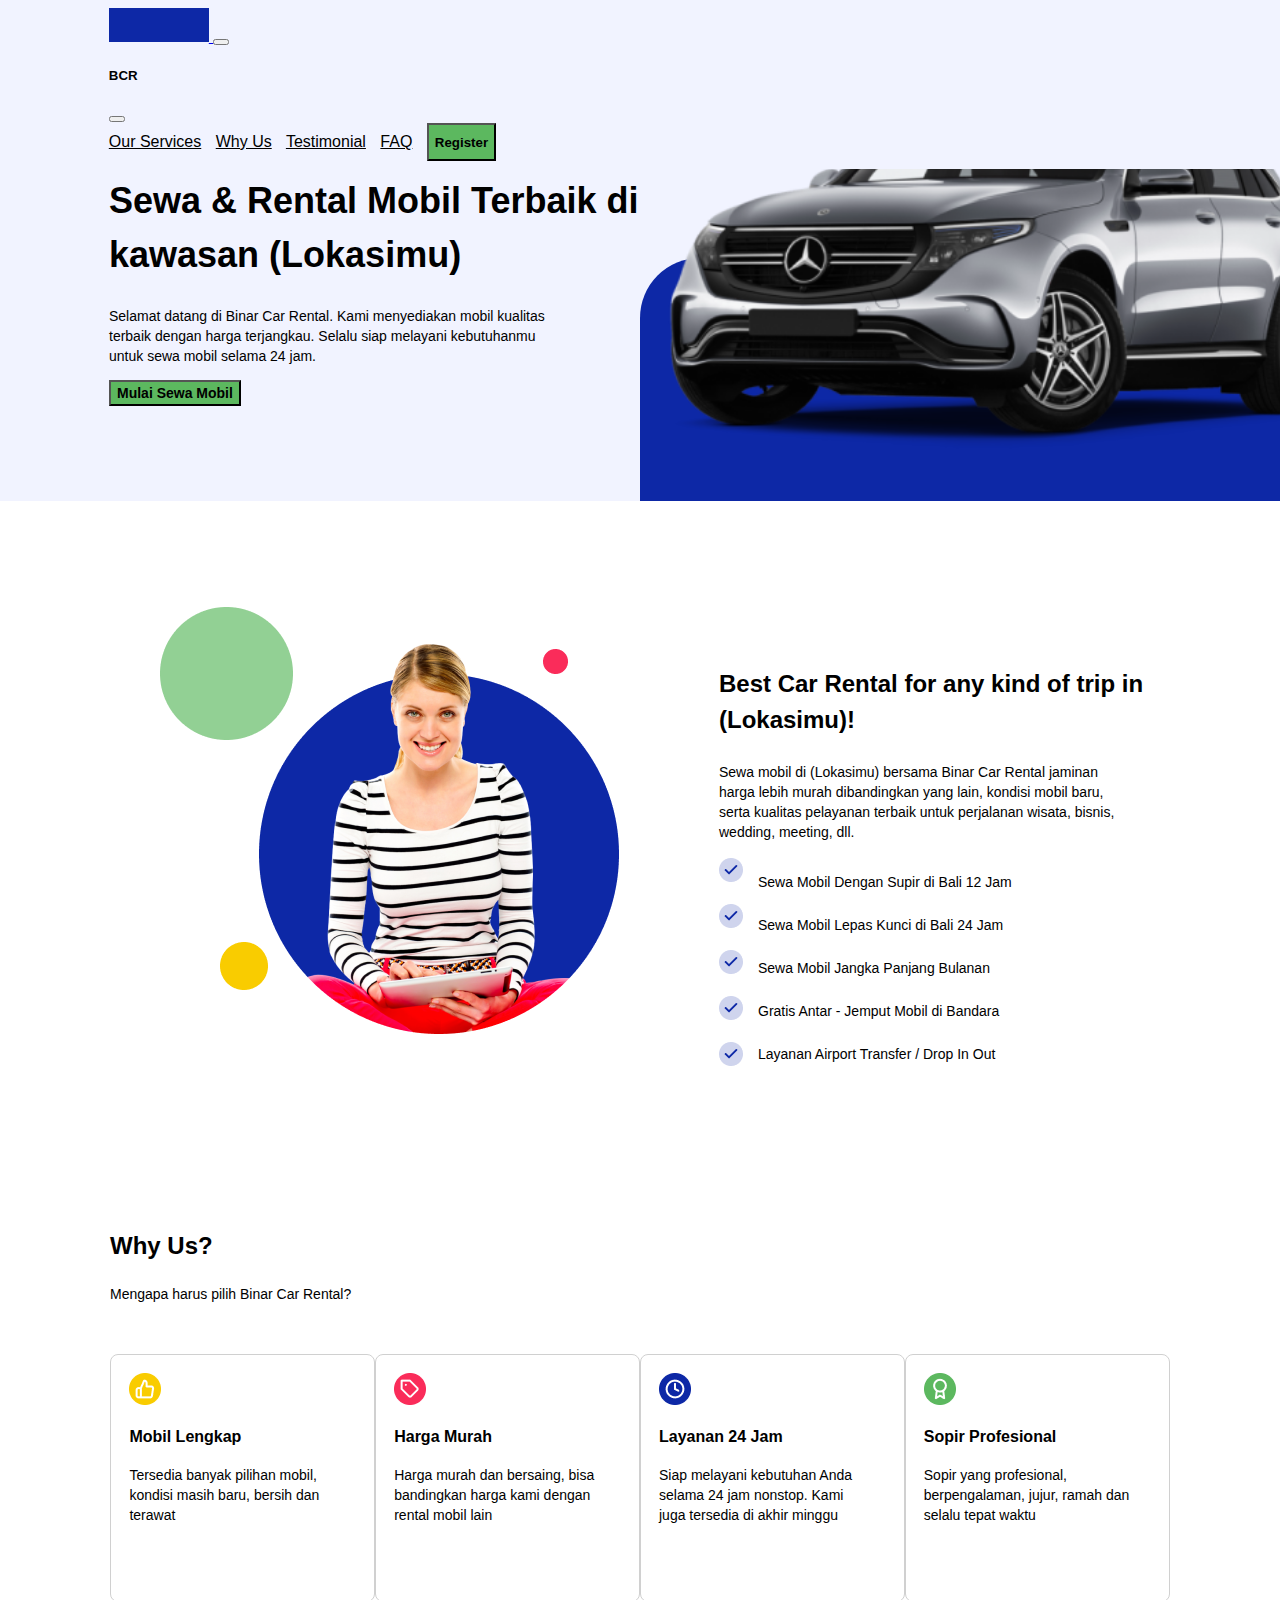
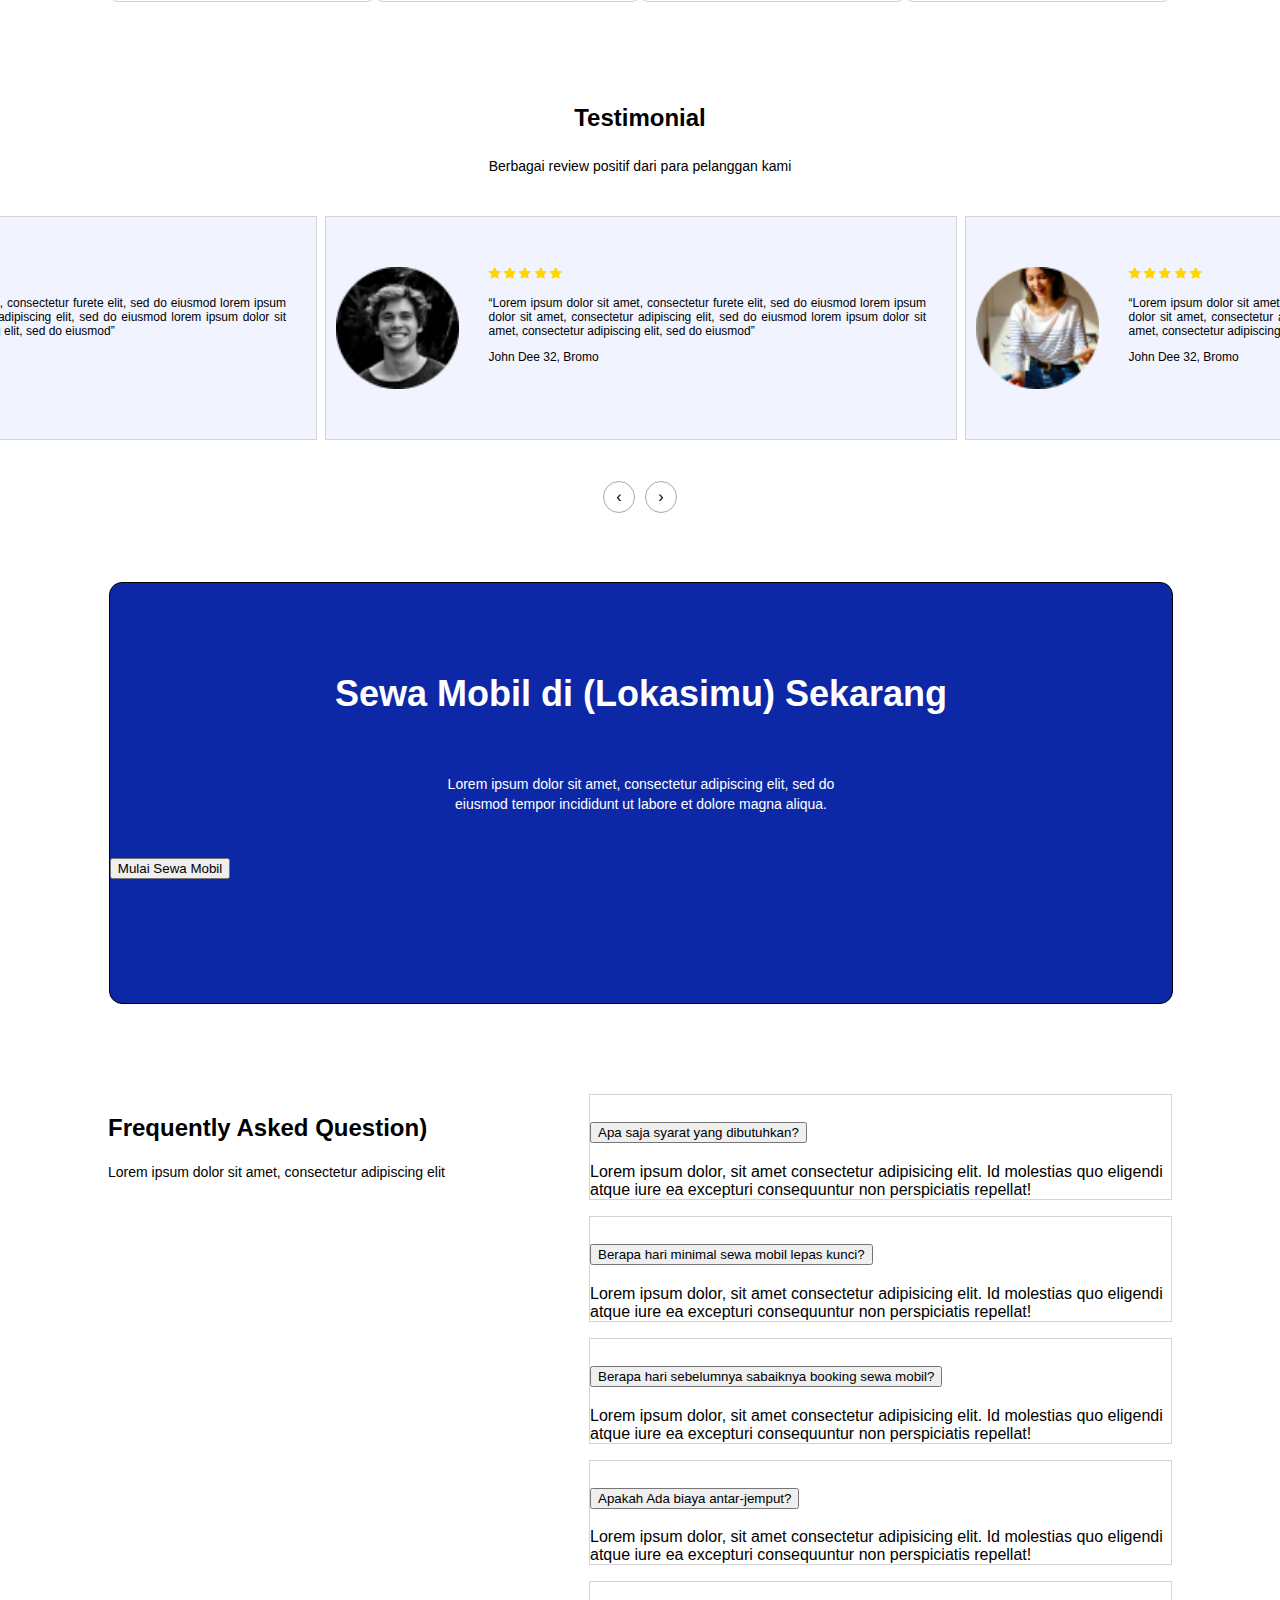
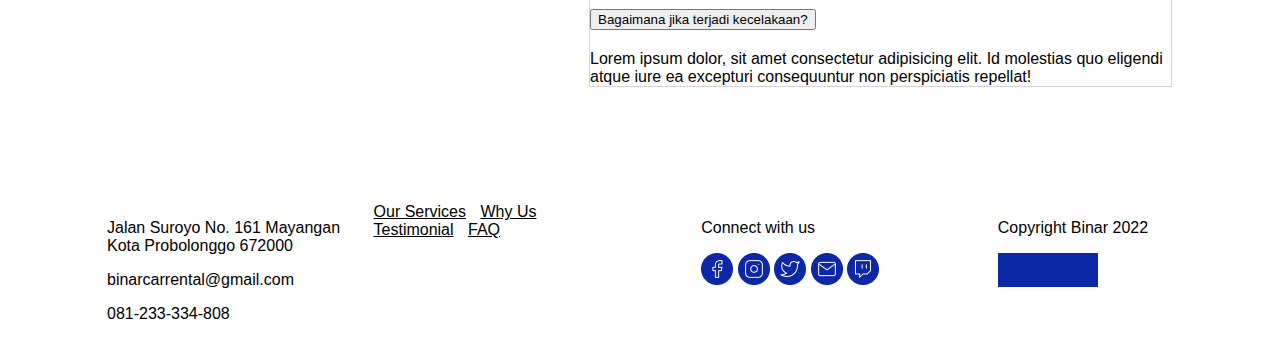
<file: index.html>
<!DOCTYPE html>
<html lang="en">

 <!-- Ryan Ramadhan || FSW 6 -->

 <head>
    <!-- Required meta tags -->
    <meta charset="UTF-8">
    <meta http-equiv="X-UA-Compatible" content="IE=edge">
    <meta name="viewport" content="width=device-width, initial-scale=1" />

    <!-- Bootstrap CSS -->
    <link href="https://cdn.jsdelivr.net/npm/bootstrap@5.1.3/dist/css/bootstrap.min.css" rel="stylesheet" integrity="sha384-1BmE4kWBq78iYhFldvKuhfTAU6auU8tT94WrHftjDbrCEXSU1oBoqyl2QvZ6jIW3" crossorigin="anonymous" />

    <!-- Bootstrap Icons -->
    <link rel="stylesheet" href="https://cdn.jsdelivr.net/npm/bootstrap-icons@1.8.1/font/bootstrap-icons.css" />

    <!-- CSS -->
    <link rel="stylesheet" href="css/style.css" />

    <!-- Owl Carousel CSS Eksternal -->
    <link rel="stylesheet" href="css/owl.carousel.min.css" />
    <link rel="stylesheet" href="css/owl.theme.default.min.css" />

    <title>Binar Car Rental</title>

  </head>
  <body>
    <!-- NavBar -->
    <nav class="navbar navbar-expand-lg navbar-light" style="background-color: #f1f3ff">
      <div class="container-fluid nav_utama">
        <a class="navbar-brand" href="#">
          <img src="img/logo.png" alt="" width="100" height="34" />
        </a>
        <button class="navbar-toggler" type="button" data-bs-toggle="offcanvas" data-bs-target="#offcanvasRight" aria-controls="offcanvasRight" aria-expanded="false" aria-label="Toggle navigation">
          <span class="navbar-toggler-icon"></span>
        </button>

        <div class="offcanvas offcanvas-end off-navbar" id="offcanvasRight" aria-labelledby="offcanvasRightLabel">
          <div class="offcanvas-header">
            <h5 id="offcanvasRightLabel"><strong>BCR</strong></h5>
            <button type="button" class="btn-close text-reset" data-bs-dismiss="offcanvas" aria-label="Close"></button>
          </div>

          <div class="offcanvas-body">
            <div class="navbar-nav ms-auto navigation">
              <a class="nav-link" href="#our_service">Our Services</a>
              <a class="nav-link" href="#why_us">Why Us</a>
              <a class="nav-link" href="#testimonial">Testimonial</a>
              <a class="nav-link" href="#faq">FAQ</a>
              <button class="btn btn-md text-white nav_btn" type="button">Register</button>
            </div>
          </div>
        </div>

      </div>
    </nav>
    <!-- NavBar End -->

    <!-- content desc sewa binar car rental -->
    <div class="desc_sewa">
      <div class="container-fluid desc_utama">

        <div class="desc_kiri">
          <h1>Sewa & Rental Mobil Terbaik di kawasan (Lokasimu)</h1>
          <p>Selamat datang di Binar Car Rental. Kami menyediakan mobil kualitas terbaik dengan harga terjangkau. Selalu siap melayani kebutuhanmu untuk sewa mobil selama 24 jam.</p>
          <button class="btn btn-sm btn-success" type="button">Mulai Sewa Mobil</button>
        </div>

        <div class="desc_kanan">
          <img src="img/img_car.png" alt="" class="img-mobil" />
          <div class="bg-mobil"></div>
        </div>

      </div>
    </div>
    <!-- content desc sewa binar car rental End -->

    <!-- Our Services -->
    <div class="our_service" id="our_service">
      <div class="our_utama">

        <div class="our_kiri">
          <img src="img/img_girl.png" alt="" class="girl" />
        </div>

        <div class="our_kanan">
          <h2 class="title-services">Best Car Rental for any kind of trip in (Lokasimu)!</h2>
          <p class="desc-services">
            Sewa mobil di (Lokasimu) bersama Binar Car Rental jaminan harga lebih murah dibandingkan yang lain, kondisi mobil baru, serta kualitas pelayanan terbaik untuk perjalanan wisata, bisnis, wedding, meeting, dll.
          </p>
          <div class="our_kanan_konten">
            <div class="konten_kiri">
              <div><img src="img/list_ceklis.png" alt="" class="konten_img" /></div>
              <div><img src="img/list_ceklis.png" alt="" class="konten_img" /></div>
              <div><img src="img/list_ceklis.png" alt="" class="konten_img" /></div>
              <div><img src="img/list_ceklis.png" alt="" class="konten_img" /></div>
              <div><img src="img/list_ceklis.png" alt="" class="konten_img" /></div>
            </div>
            <div class="konten_kanan">
              <p>Sewa Mobil Dengan Supir di Bali 12 Jam</p>
              <p>Sewa Mobil Lepas Kunci di Bali 24 Jam</p>
              <p>Sewa Mobil Jangka Panjang Bulanan</p>
              <p>Gratis Antar - Jemput Mobil di Bandara</p>
              <p>Layanan Airport Transfer / Drop In Out</p>
            </div>
          </div>
        </div>

      </div>
    </div>
    <!-- Our Services End -->

    <!-- Why Us -->
    <div class="why" id="why_us">
      <div class="why_atas">
        <h2>Why Us?</h2>
        <p>Mengapa harus pilih Binar Car Rental?</p>
      </div>

      <div class="card_why_bawah">
        <div class="card_itm">
          <img src="img/icon_complete.png" alt="" />
          <h2 class="card-title">Mobil Lengkap</h2>
          <p>Tersedia banyak pilihan mobil, kondisi masih baru, bersih dan terawat</p>
        </div>

        <div class="card_itm">
          <img src="img/icon_price.png" alt="" />
          <h2 class="card-title">Harga Murah</h5>
          <p>Harga murah dan bersaing, bisa bandingkan harga kami dengan rental mobil lain</p>
        </div>

        <div class="card_itm">
          <img src="img/icon_24hrs.png" alt="" />
          <h2 class="card-title">Layanan 24 Jam</h2>
          <p>Siap melayani kebutuhan Anda selama 24 jam nonstop. Kami juga tersedia di akhir minggu</p>
        </div>

        <div class="card_itm">
          <img src="img/icon_professional.png" alt="" />
          <h2 class="card-title">Sopir Profesional</h5>
          <p>Sopir yang profesional, berpengalaman, jujur, ramah dan selalu tepat waktu</p>
        </div>

      </div>
    </div>
    <!-- Why Us End -->

    <!-- Testimonial -->
    <div class="testi" id="testimonial">
      <div class="testiAtas">
        <h2>Testimonial</h2>
        <p>Berbagai review positif dari para pelanggan kami</p>
      </div>

      <div class="owl-carousel owl-theme">
        <div class="row">
          <div class="col-lg-12">
            <div class="card item">
              <div class="card-body">
                <div class="card_kiri">
                  <img src="img/img_photo.png" class="rounded-circle" />
                </div>
                <div class="card_kanan">
                  <div class="faq-icon" style="margin-bottom: 15px;">
                    <i class="bi bi-star-fill"></i>
                    <i class="bi bi-star-fill"></i>
                    <i class="bi bi-star-fill"></i>
                    <i class="bi bi-star-fill"></i>
                    <i class="bi bi-star-fill"></i>
                  </div>
                  <p>“Lorem ipsum dolor sit amet, consectetur furete elit, sed do eiusmod lorem ipsum dolor sit amet, consectetur adipiscing elit, sed do eiusmod lorem ipsum dolor sit amet, consectetur adipiscing elit, sed do eiusmod”</p>
                  <p class="fw-bold">John Dee 32, Bromo</p>
                </div>
              </div>
            </div>
          </div>
        </div>
        
        <div class="row">
          <div class="col-lg-12">
            <div class="card item">
              <div class="card-body">
                <div class="card_kiri">
                  <img src="img/img_photo2.png" />
                </div>
                <div class="card_kanan">
                  <div class="faq-icon" style="margin-bottom: 15px;">
                    <i class="bi bi-star-fill"></i>
                    <i class="bi bi-star-fill"></i>
                    <i class="bi bi-star-fill"></i>
                    <i class="bi bi-star-fill"></i>
                    <i class="bi bi-star-fill"></i>
                  </div>
                  <p>“Lorem ipsum dolor sit amet, consectetur furete elit, sed do eiusmod lorem ipsum dolor sit amet, consectetur adipiscing elit, sed do eiusmod lorem ipsum dolor sit amet, consectetur adipiscing elit, sed do eiusmod”</p>
                  <p class="fw-bold">John Dee 32, Bromo</p>
                </div>
              </div>
            </div>
          </div>
        </div>

        <div class="row">
          <div class="col-lg-12">
            <div class="card item">
              <div class="card-body">
                <div class="card_kiri">
                  <img src="img/img_photo.png" />
                </div>
                <div class="card_kanan">
                  <div class="faq-icon" style="margin-bottom: 15px;">
                    <i class="bi bi-star-fill"></i>
                    <i class="bi bi-star-fill"></i>
                    <i class="bi bi-star-fill"></i>
                    <i class="bi bi-star-fill"></i>
                    <i class="bi bi-star-fill"></i>
                  </div>
                  <p>“Lorem ipsum dolor sit amet, consectetur furete elit, sed do eiusmod lorem ipsum dolor sit amet, consectetur adipiscing elit, sed do eiusmod lorem ipsum dolor sit amet, consectetur adipiscing elit, sed do eiusmod”</p>
                  <p class="fw-bold">John Dee 32, Bromo</p>
                </div>
              </div>
            </div>
          </div>
        </div>

      </div>
    </div>
    <!-- Testimonial End -->

    <!-- content mulai sewa -->
    <div class="mulai_sewa">
      <div class="container box text-center">
        <h1>Sewa Mobil di (Lokasimu) Sekarang</h1>
        <div class="parag">
          <p>Lorem ipsum dolor sit amet, consectetur adipiscing elit, sed do eiusmod tempor incididunt ut labore et dolore magna aliqua.</p>
        </div>
        <button class="btn btn-sm btn-success" type="button">Mulai Sewa Mobil</button>
      </div>
    </div>
    <!-- content mulai sewa -->

    <!-- Faq -->
    <div class="faq" id="faq">
      <div class="utama" id="fourth-section">
        <div class="faq_kiri">
          <h1>Frequently Asked Question)</h1>
          <p>Lorem ipsum dolor sit amet, consectetur adipiscing elit</p>
        </div>
        <div class="faq_kanan">
          <div class="accordion accordion-flush faq-content" id="accordionFlushExample">
            <div class="card">
              <div class="accordion-item">
                <h2 class="accordion-header" id="flush-headingOne">
                  <button class="accordion-button collapsed" type="button" data-bs-toggle="collapse" data-bs-target="#flush-collapseOne" aria-expanded="false" aria-controls="flush-collapseOne">Apa saja syarat yang dibutuhkan?</button>
                </h2>
                <div id="flush-collapseOne" class="accordion-collapse collapse" aria-labelledby="flush-headingOne" data-bs-parent="#accordionFlushExample">
                  <div class="accordion-body">
                    Lorem ipsum dolor, sit amet consectetur adipisicing elit. Id molestias quo eligendi atque iure ea excepturi consequuntur non perspiciatis repellat!
                  </div>
                </div>
              </div>
            </div>

            <div class="card">
              <div class="accordion-item">
                <h2 class="accordion-header" id="flush-headingTwo">
                  <button class="accordion-button collapsed" type="button" data-bs-toggle="collapse" data-bs-target="#flush-collapseTwo" aria-expanded="false" aria-controls="flush-collapseTwo">
                    Berapa hari minimal sewa mobil lepas kunci?
                  </button>
                </h2>
                <div id="flush-collapseTwo" class="accordion-collapse collapse" aria-labelledby="flush-headingTwo" data-bs-parent="#accordionFlushExample">
                  <div class="accordion-body">
                    Lorem ipsum dolor, sit amet consectetur adipisicing elit. Id molestias quo eligendi atque iure ea excepturi consequuntur non perspiciatis repellat!
                  </div>
                </div>
              </div>
            </div>

            <div class="card">
              <div class="accordion-item">
                <h2 class="accordion-header" id="flush-headingThree">
                  <button class="accordion-button collapsed" type="button" data-bs-toggle="collapse" data-bs-target="#flush-collapseThree" aria-expanded="false" aria-controls="flush-collapseThree">
                    Berapa hari sebelumnya sabaiknya booking sewa mobil?
                  </button>
                </h2>
                <div id="flush-collapseThree" class="accordion-collapse collapse" aria-labelledby="flush-headingThree" data-bs-parent="#accordionFlushExample">
                  <div class="accordion-body">
                    Lorem ipsum dolor, sit amet consectetur adipisicing elit. Id molestias quo eligendi atque iure ea excepturi consequuntur non perspiciatis repellat!
                  </div>
                </div>
              </div>
            </div>

            <div class="card">
              <div class="accordion-item">
                <h2 class="accordion-header" id="flush-headingFour">
                  <button class="accordion-button collapsed" type="button" data-bs-toggle="collapse" data-bs-target="#flush-collapseFour" aria-expanded="false" aria-controls="flush-collapseFour">Apakah Ada biaya antar-jemput?</button>
                </h2>
                <div id="flush-collapseFour" class="accordion-collapse collapse" aria-labelledby="flush-headingFour" data-bs-parent="#accordionFlushExample">
                  <div class="accordion-body">
                    Lorem ipsum dolor, sit amet consectetur adipisicing elit. Id molestias quo eligendi atque iure ea excepturi consequuntur non perspiciatis repellat!
                  </div>
                </div>
              </div>
            </div>

            <div class="card">
              <div class="accordion-item">
                <h2 class="accordion-header" id="flush-headingFive">
                  <button class="accordion-button collapsed" type="button" data-bs-toggle="collapse" data-bs-target="#flush-collapseFive" aria-expanded="false" aria-controls="flush-collapseFive">Bagaimana jika terjadi kecelakaan?</button>
                </h2>
                <div id="flush-collapseFive" class="accordion-collapse collapse" aria-labelledby="flush-headingFive" data-bs-parent="#accordionFlushExample">
                  <div class="accordion-body">
                    Lorem ipsum dolor, sit amet consectetur adipisicing elit. Id molestias quo eligendi atque iure ea excepturi consequuntur non perspiciatis repellat!
                  </div>
                </div>
              </div>
            </div>
          </div>
        </div>
      </div>
      <!-- Faq End -->

      <!-- Footer -->
      <div class="footer">
        <div class="footer_utama">
          <div class="footer_alamat">
            <p>Jalan Suroyo No. 161 Mayangan Kota Probolonggo 672000</p>
            <p>binarcarrental@gmail.com</p>
            <p>081-233-334-808</p>
          </div>

          <div class="footer_link">
            <a class="nav-link active" aria-current="page" href="#our_service">Our Services</a>
            <a class="nav-link" href="#why_us">Why Us</a>
            <a class="nav-link" href="#testimonial">Testimonial</a>
            <a class="nav-link" href="#faq">FAQ</a>
          </div>

          <div class="footer_sosmed">
            <p>Connect with us</p>
            <a href=""><img src="img/icon_facebook.png" alt="" /></a>
            <a href=""><img src="img/icon_instagram.png" alt="" /></a>
            <a href=""><img src="img/icon_twitter.png" alt="" /></a>
            <a href=""><img src="img/icon_mail.png" alt="" /></a>
            <a href=""><img src="img/icon_twitch.png" alt="" /></a>
          </div>

          <div class="footer_copy">
            <p>Copyright Binar 2022</p>
            <a href=""><img src="img/logo.png" alt="" /></a>
          </div>
        </div>
      </div>
    </div>
    <!-- Footer End-->

    <!-- bootstrap -->
    <script src="https://cdn.jsdelivr.net/npm/bootstrap@5.1.3/dist/js/bootstrap.bundle.min.js" 
      integrity="sha384-ka7Sk0Gln4gmtz2MlQnikT1wXgYsOg+OMhuP+IlRH9sENBO0LRn5q+8nbTov4+1p" 
      crossorigin="anonymous">
    </script>

    <!-- jquery -->
    <script src="https://cdnjs.cloudflare.com/ajax/libs/jquery/3.3.1/jquery.min.js"></script>
    
    <!-- owl carousel min.js -->
    <script src="https://cdnjs.cloudflare.com/ajax/libs/OwlCarousel2/2.3.4/owl.carousel.min.js"
      integrity="sha512-bPs7Ae6pVvhOSiIcyUClR7/q2OAsRiovw4vAkX+zJbw3ShAeeqezq50RIIcIURq7Oa20rW2n2q+fyXBNcU9lrw=="
      crossorigin="anonymous">
    </script>
    
    <script>
      $('.owl-carousel').owlCarousel({
        center: true,
        autoplay: true,
        autoplayTimeout: 5000,
        loop: true,
        nav: true,
        dots: false,
        responsive: {
          0: {
            items: 1,
          },
          600: {
            items: 1,
          },
          1000: {
            items: 2,
          },
        },
      });
    </script>

  </body>
</html>
</file>
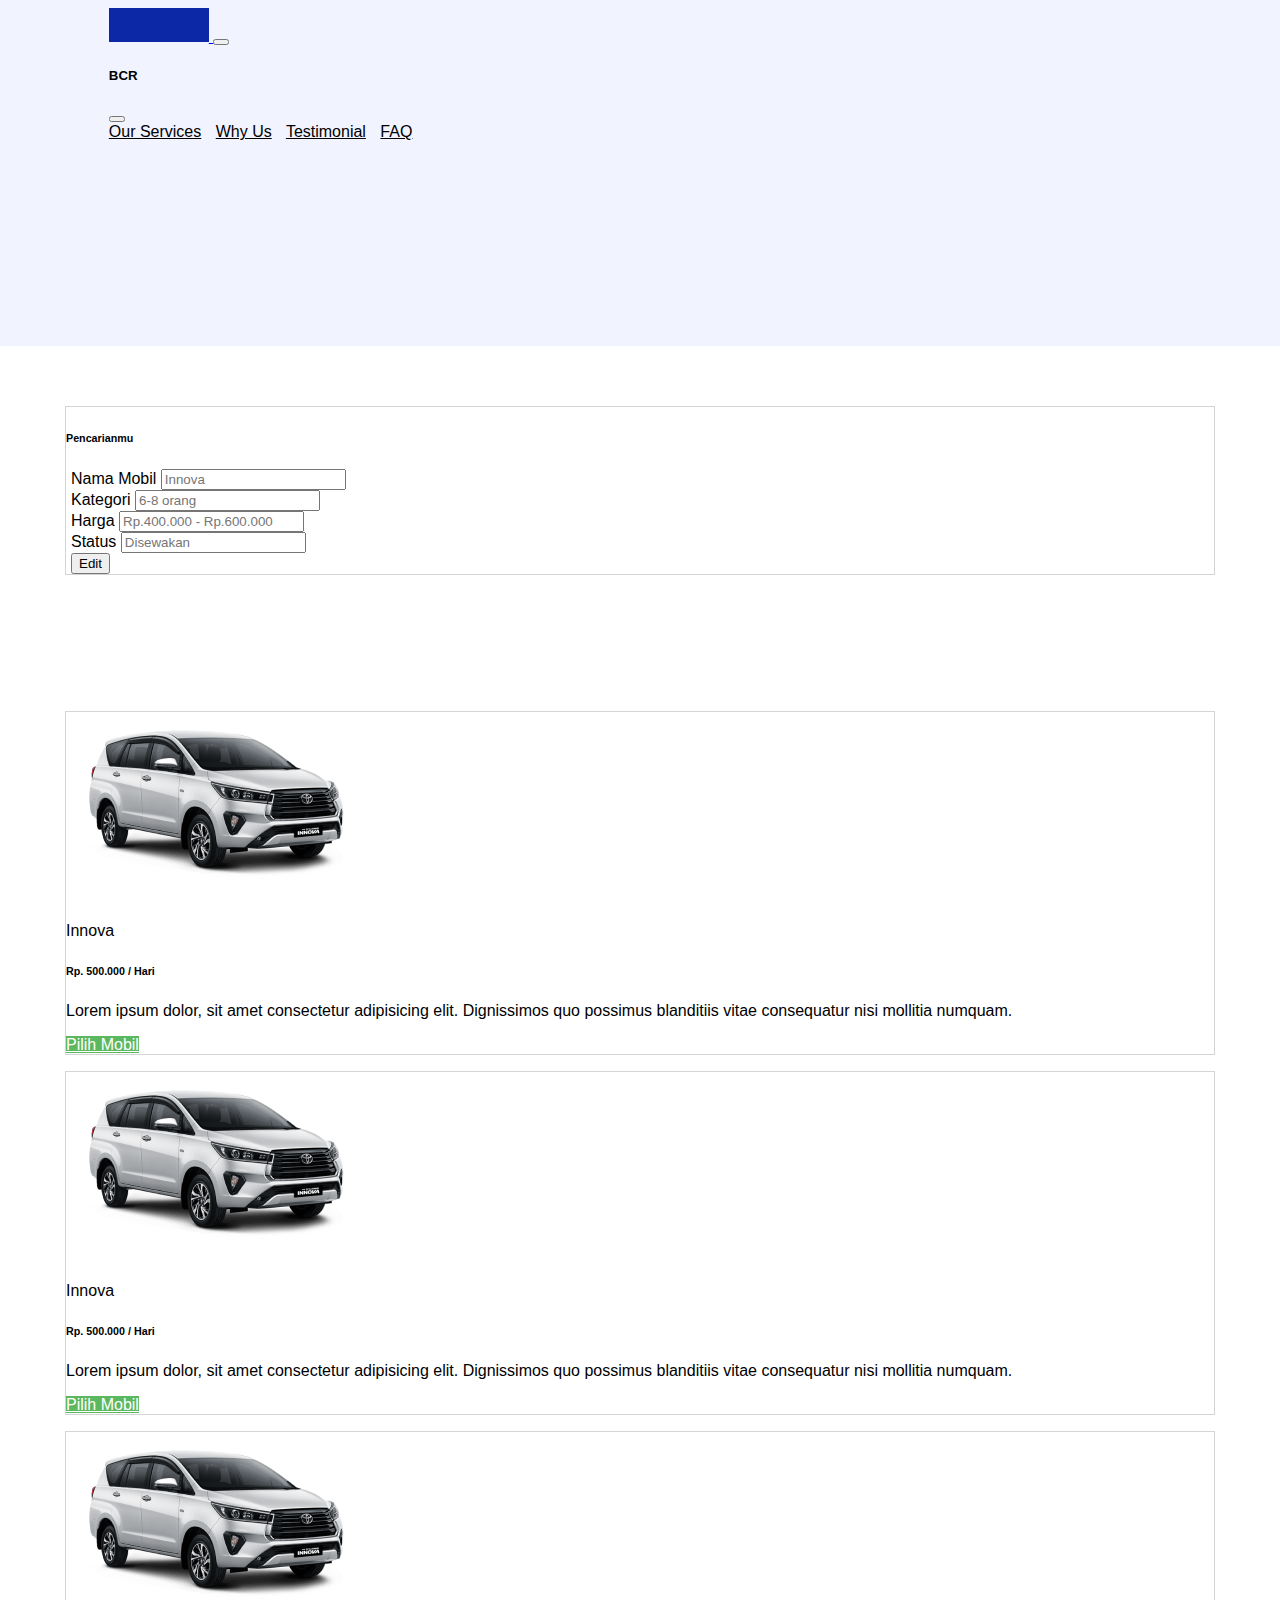
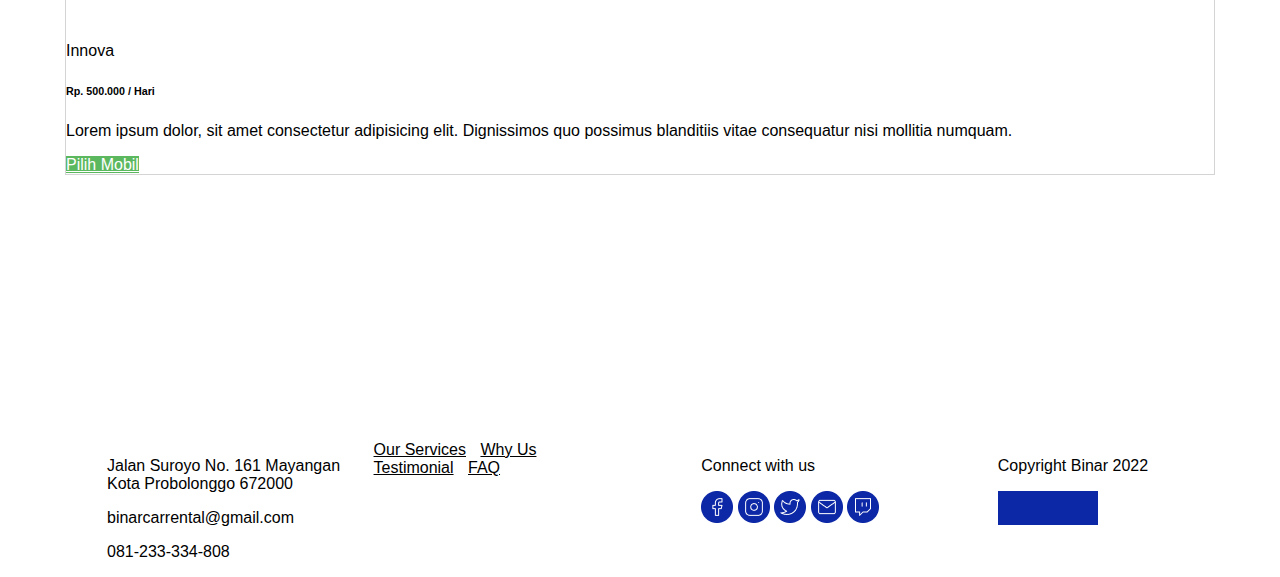
<file: searchPage.html>
<!DOCTYPE html>
<html lang="en">

<!-- Ryan Ramadhan || FSW 6 -->

<head>
    <!-- Required meta tags -->
    <meta charset="UTF-8">
    <meta http-equiv="X-UA-Compatible" content="IE=edge">
    <meta name="viewport" content="width=device-width, initial-scale=1" />

    <!-- Bootstrap CSS -->
    <link href="https://cdn.jsdelivr.net/npm/bootstrap@5.1.3/dist/css/bootstrap.min.css" rel="stylesheet"
        integrity="sha384-1BmE4kWBq78iYhFldvKuhfTAU6auU8tT94WrHftjDbrCEXSU1oBoqyl2QvZ6jIW3" crossorigin="anonymous" />

    <!-- Bootstrap Icons -->
    <link rel="stylesheet" href="https://cdn.jsdelivr.net/npm/bootstrap-icons@1.8.1/font/bootstrap-icons.css" />

    <!-- CSS -->
    <link rel="stylesheet" href="css/style.css" />

    <!-- Owl Carousel CSS Eksternal -->
    <!-- <link rel="stylesheet" href="css/owl.carousel.min.css" /> -->
    <!-- <link rel="stylesheet" href="css/owl.theme.default.min.css" /> -->

    <title>Search Page RentCar</title>

</head>

<body>
    <!-- NavBar -->
    <nav class="navbar navbar-expand-lg navbar-light" style="background-color: #f1f3ff">
        <div class="container-fluid nav_utama">
            <a class="navbar-brand" href="#">
                <img src="img/logo.png" alt="" width="100" height="34" />
            </a>
            <button class="navbar-toggler" type="button" data-bs-toggle="offcanvas" data-bs-target="#offcanvasRight"
                aria-controls="offcanvasRight" aria-expanded="false" aria-label="Toggle navigation">
                <span class="navbar-toggler-icon"></span>
            </button>

            <div class="offcanvas offcanvas-end off-navbar" id="offcanvasRight" aria-labelledby="offcanvasRightLabel">
                <div class="offcanvas-header">
                    <h5 id="offcanvasRightLabel"><strong>BCR</strong></h5>
                    <button type="button" class="btn-close text-reset" data-bs-dismiss="offcanvas"
                        aria-label="Close"></button>
                </div>

                <div class="offcanvas-body">
                    <div class="navbar-nav ms-auto navigation">
                        <a class="nav-link" href="#our_service">Our Services</a>
                        <a class="nav-link" href="#why_us">Why Us</a>
                        <a class="nav-link" href="#testimonial">Testimonial</a>
                        <a class="nav-link" href="#faq">FAQ</a>
                        <!-- <button class="btn btn-md text-white nav_btn" type="button">Register</button> -->
                    </div>
                </div>
            </div>

        </div>
    </nav>
    <!-- NavBar End -->

    <!-- content desc sewa binar car rental -->
    <div class="desc_sewa" style="height: 266px;">
        <div class="container-fluid desc_utama ">

            <div class="desc_kiri">
                <!-- <h1>Sewa & Rental Mobil Terbaik di kawasan (Lokasimu)</h1>
          <p>Selamat datang di Binar Car Rental. Kami menyediakan mobil kualitas terbaik dengan harga terjangkau. Selalu siap melayani kebutuhanmu untuk sewa mobil selama 24 jam.</p>
          <button class="btn btn-sm btn-success" type="button">Mulai Sewa Mobil</button> -->
            </div>

            <div class="desc_kanan">
                <!-- <img src="img/img_car.png" alt="" class="img-mobil" />
          <div class="bg-mobil"></div> -->
            </div>

        </div>
    </div>

    <div class="row position-relative" style="bottom: 150px; padding: 60px;">
        <div class="card mb-2 shadow-sm">
            <div class="card-body">
                <h6>Pencarianmu</h6>
                <div class="row">
                    <div class="col-lg-3 col-md-6">
                        <div class="mb-3">
                            <label for="exampleFormControlInput1" class="form-label">Nama Mobil</label>
                            <input type="search" class="form-control" id="exampleFormControlInput1"
                                placeholder="Innova">
                        </div>
                    </div>
                    <div class="col-lg-3 col-md-6">
                        <div class="mb-3">
                            <label for="exampleFormControlInput1" class="form-label">Kategori</label>
                            <input type="search" class="form-control" id="exampleFormControlInput1"
                                placeholder="6-8 orang">
                        </div>
                    </div>
                    <div class="col-lg-3 col-md-6">
                        <div class="mb-3">
                            <label for="exampleFormControlInput1" class="form-label">Harga</label>
                            <input type="search" class="form-control" id="exampleFormControlInput1"
                                placeholder="Rp.400.000 - Rp.600.000">
                        </div>
                    </div>
                    <div class="col-lg-3 col-md-6">
                        <div class="mb-3">
                            <label for="exampleFormControlInput1" class="form-label">Status</label>
                            <input type="search" class="form-control" id="exampleFormControlInput1"
                                placeholder="Disewakan">
                        </div>
                    </div>
                    <button class="btn btn-outline-primary">Edit</button>
                </div>
            </div>
        </div>
    </div>
    <div class="row px-50" style="padding: 60px;">
        <div class="col-lg-4 col-md-6">
            <div class="card">
                <img src="./img/image1.png" class="card-img-top" alt="mobil" style="padding: 15px;">
                <div class="card-body">
                    <p class="card-title">Innova</p>
                    <h6 class="card-text fw-bold">Rp. 500.000 / Hari</h6>
                    <p class="card-text fw-bolder" style="text-align: justify;">Lorem ipsum dolor, sit amet
                        consectetur adipisicing elit. Dignissimos quo possimus blanditiis vitae consequatur nisi
                        mollitia numquam.</p>
                    <a href="#" class="btn w-100" style="background-color: #5CB85F ; color: white;">Pilih Mobil</a>
                </div>
            </div>

        </div>
        <div class="col-lg-4 col-md-6">
            <div class="card">
                <img src="./img/image1.png" class="card-img-top" alt="mobil" style="padding: 15px;">
                <div class="card-body">
                    <p class="card-title">Innova</p>
                    <h6 class="card-text fw-bold">Rp. 500.000 / Hari</h6>
                    <p class="card-text fw-bolder" style="text-align: justify;">Lorem ipsum dolor, sit amet
                        consectetur adipisicing elit. Dignissimos quo possimus blanditiis vitae consequatur nisi
                        mollitia numquam.</p>
                    <a href="#" class="btn w-100" style="background-color: #5CB85F ; color: white;">Pilih Mobil</a>
                </div>
            </div>

        </div>
        <div class="col-lg-4 col-md-6">
            <div class="card">
                <img src="./img/image1.png" class="card-img-top" alt="mobil" style="padding: 15px;">
                <div class="card-body">
                    <p class="card-title">Innova</p>
                    <h6 class="card-text fw-bold">Rp. 500.000 / Hari</h6>
                    <p class="card-text fw-bolder" style="text-align: justify;">Lorem ipsum dolor, sit amet
                        consectetur adipisicing elit. Dignissimos quo possimus blanditiis vitae consequatur nisi
                        mollitia numquam.</p>
                    <a href="#" class="btn w-100" style="background-color: #5CB85F ; color: white;">Pilih Mobil</a>
                </div>
            </div>

        </div>
    </div>

    <!-- Faq -->
    <div class="faq" id="faq">
        <!-- Faq End -->

        <!-- Footer -->
        <div class="footer">
            <div class="footer_utama">
                <div class="footer_alamat">
                    <p>Jalan Suroyo No. 161 Mayangan Kota Probolonggo 672000</p>
                    <p>binarcarrental@gmail.com</p>
                    <p>081-233-334-808</p>
                </div>

                <div class="footer_link">
                    <a class="nav-link active" aria-current="page" href="#our_service">Our Services</a>
                    <a class="nav-link" href="#why_us">Why Us</a>
                    <a class="nav-link" href="#testimonial">Testimonial</a>
                    <a class="nav-link" href="#faq">FAQ</a>
                </div>

                <div class="footer_sosmed">
                    <p>Connect with us</p>
                    <a href=""><img src="img/icon_facebook.png" alt="" /></a>
                    <a href=""><img src="img/icon_instagram.png" alt="" /></a>
                    <a href=""><img src="img/icon_twitter.png" alt="" /></a>
                    <a href=""><img src="img/icon_mail.png" alt="" /></a>
                    <a href=""><img src="img/icon_twitch.png" alt="" /></a>
                </div>

                <div class="footer_copy">
                    <p>Copyright Binar 2022</p>
                    <a href=""><img src="img/logo.png" alt="" /></a>
                </div>
            </div>
        </div>
    </div>
    <!-- Footer End-->

    <!-- bootstrap -->
    <script src="https://cdn.jsdelivr.net/npm/bootstrap@5.1.3/dist/js/bootstrap.bundle.min.js"
        integrity="sha384-ka7Sk0Gln4gmtz2MlQnikT1wXgYsOg+OMhuP+IlRH9sENBO0LRn5q+8nbTov4+1p" crossorigin="anonymous">
    </script>

</body>

</html>
</file>
<file: css/style.css>
/* Ryan Ramadhan || FSW 6 */

  body {
      margin: 0;
      padding: 0;
      font-family: Helvetica;
      font-style: normal;
  }

  /* Navbar */
  .navbar {
      padding: 0.5em 6.8em;
      position: fixed;
      width: 100%;
      z-index: 999999999;
  }

  .nav_utama {
      width: 100%;
      padding: 0px;
  }

  .nav-link {
      margin-right: 10px;
      color: #000;
  }

  .nav-link:hover {
      color: #0D28A6;
      font-weight: 700;
  }

  .off-navbar {
      width: 50%;
  }

  .nav_btn {
      background-color: #5cb85f;
      height: 38px;
      margin-top: 0px;
      font-weight: bold;
  }

  /* content desc sewa binar */
  .desc_sewa {
      width: 100%;
      padding-top: 80px;
      background-color: #f1f3ff;
      height: 100%;
  }

  .desc_utama {
      display: flex;
      justify-content: space-between;
      padding: 0px;
  }

  .desc_kiri {
      width: 100%;
      padding-top: 70px;
      margin-left: 109px;
  }

  .desc_kiri h1 {
      font-weight: 700;
      font-size: 36px;
      line-height: 150%;
  }

  .desc_kiri p {
      font-weight: 300;
      font-size: 14px;
      line-height: 20px;
      width: 35vw;
  }

  .desc_kiri button {
      background-color: #5cb85f;
      align-self: center;
      font-weight: bold;
      font-size: 14px;
      line-height: 20px;
      margin-bottom: 50px;
  }

  .desc_kanan {
      width: 50%;
      position: relative;
      right: 0;
  }

  .bg-mobil {
      background: #0D28A6;
      position: absolute;
      width: 700px;
      height: 243px;
      border-radius: 60px 0px 0px 0px;
      bottom: 0px;
      z-index: 1;
  }

  .img-mobil {
      position: relative;
      width: 704px;
      height: 407px;
      z-index: 100;
      margin-top: 10px;
  }

  /* Our Services */
  .our_utama {
      display: flex;
      padding-top: 105px;
  }

  .our_kiri {
      margin-left: 160px;
  }

  .our_kiri img {
      width: 459px;
      height: 428px;
  }

  .our_kanan {
      padding-left: 100px;
      padding-top: 40px;
  }

  .title-services {
      font-weight: 700;
      font-size: 24px;
      line-height: 36px;
      width: 36vw;
      margin-bottom: 24px;
  }

  .desc-services {
      font-weight: 300;
      font-size: 14px;
      line-height: 20px;
      width: 32vw;
      margin-bottom: 16px;
  }

  .our_kanan_konten {
      display: flex;
  }

  .konten_kiri {
      padding-right: 15px;
  }

  .konten_img {
      margin-bottom: 18px;
  }

  .konten_kanan p {
      margin-bottom: 23px;
      font-weight: 300;
      font-size: 14px;
      line-height: 20px;
  }

  /* Why Us Section */
  .why {
      padding-top: 90px;
  }

  .why_atas {
      margin: 50px 110px;
  }

  .why_atas h2 {
      font-weight: 700;
      font-size: 24px;
      line-height: 36px;
  }

  .why_atas p {
      font-weight: 300;
      font-size: 14px;
      line-height: 20px;
      margin-bottom: 30px;
  }

  .card_why_bawah {
      overflow: hidden;
      margin: 0.5em 6.9em;
      display: flex;
      justify-content: space-between;
  }

  .card_itm {
      border: 1px solid #d0d0d0;
      border-radius: 8px;
      padding: 18px;
      overflow: hidden;
      width: 280px;
      height: 210px;
  }

  .card_itm h2 {
      font-family: Helvetica;
      font-style: normal;
      font-weight: bold;
      font-size: 16px;
      line-height: 24px;
      color: #000000;
      margin: 16px 0px;
  }

  .card_itm p {
      font-weight: 300;
      font-size: 14px;
      line-height: 20px;
      margin-right: 20px;
  }

  /* Testimonial Section */
  .testi {
      padding-top: 70px;
  }

  .testiAtas h2 {
      font-weight: 700;
      font-size: 24px;
      line-height: 36px;
      text-align: center;
  }

  .testiAtas p {
      font-weight: 300;
      font-size: 14px;
      line-height: 20px;
      text-align: center;
      margin-bottom: 40px;
  }

  .card {
      border: 1px solid #f1f3ff;
  }

  .item {
      width: 100%;
      background-color: #f1f3ff;
  }

  .row {
      margin: 0px 5px;
  }

  .card_kiri {
      width: 50%;
      height: 50%;
      margin: 50px 10px;
  }

  .card_kanan {
      text-align: justify;
      font-size: 12px;
      padding: 50px 30px 0 20px;
  }

  .card_kanan i {
      color: gold;
      padding-bottom: 10px;
  }

  .owl-carousel .card-body {
      display: flex;
  }

  /* content mulai sewa */
  .container {
      border: 1px solid black;
      width: 100%;
  }

  .mulai_sewa {
      padding: 4em 6.8em 0em 6.8em;
  }

  .box {
      height: 40vh;
      border-radius: 13px;
      background-color: #0d28a6;
      color: white;
      padding-top: 60px;
  }

  .box h1 {
      font-style: normal;
      font-weight: bold;
      font-size: 36px;
      line-height: 150%;
      text-align: center;
  }

  .parag {
      font-style: normal;
      font-weight: 300;
      font-size: 14px;
      line-height: 20px;
      padding-top: 15px;
      padding-bottom: 30px;
      width: 40%;
      margin: 0 auto;
      text-align: center;
  }


  /* FAQ Section */
  .faq {
      padding-top: 90px;
  }

  .utama {
      display: flex;
      padding: 0px 108px 0px 108px;
  }

  .faq_kiri {
      width: 50%;
  }

  .faq_kiri h1 {
      font-weight: bold;
      font-size: 24px;
      line-height: 36px;
  }

  .faq_kiri p {
      font-weight: 300;
      font-size: 14px;
      line-height: 20px;
  }

  .faq_kanan {
      width: 60.6%;
  }

  .card {
      border: 1px solid #d4d4d4;
      margin-bottom: 16px;
  }

  /* Footer */

  .footer_utama {
      display: flex;
      padding: 100px 107px 0px 107px;
  }

  .footer_alamat {
      width: 27%;
  }

  .footer_link {
      margin-left: 30px;
  }

  .footer_sosmed {
      width: 27%;
      margin-left: 70px;
  }

  .footer_alamat a {
      margin-right: 14px;
  }

  .footer_copy {
      width: 20%;
      margin-left: 60px;
  }



  /* Mobile, Tablet Version */

  @media (max-width: 768px) {

      /* Navbar */
      .navbar {
          padding: 0px;
      }

      .nav_utama {
          width: 100%;
          padding: 12px;
      }

      .navigation {
          margin-top: -20px;
      }

      .nav_btn {
          width: 65%;
          height: 38px;
          margin-top: 0px;
          font-weight: bold;
      }

      /* content desc sewa binar */
      .desc_sewa {
          overflow: hidden;
          width: 100%;
      }

      .desc_utama {
          flex-direction: column;
      }

      .desc_kiri {
          width: 100%;
          padding-top: 0px;
          margin-left: 0px;
          padding-left: 12px;
      }

      .desc_kiri h1 {
          width: 85vw;
      }

      .desc_kiri p {
          width: 92vw;
      }

      .desc_kiri button {
          margin-bottom: 24px;
      }

      .desc_kanan {
          width: 100%;
          padding-left: 12px;
      }

      .bg-mobil {
          width: 100%;
          height: 130px;
      }

      .img-mobil {
          position: relative;
          padding-right: 0px;
          width: 100%;
          height: 100%;
      }

      /* Our Services */
      .our_service {
          width: 100%;
      }

      .our_utama {
          display: flex;
          flex-direction: column;
          padding-top: 85px;
      }

      .our_kiri {
          margin: auto;
      }

      .our_kiri img {
          width: 252px;
          height: 228px;
      }

      .our_kanan {
          width: 100%;
          padding: 12px;
          padding-top: 25px;
      }

      .title-services {
          font-weight: bold;
          font-size: 24px;
          line-height: 36px;
          width: 100%;
          margin-bottom: 24px;
      }

      .desc-services {
          width: 100%;
          margin-bottom: 16px;
      }

      /* Why Us Section */
      .why {
          padding-top: 70px;
          width: 100%;
      }

      .why_atas {
          margin: 0px;
          text-align: center;
      }

      .card_why_bawah {
          margin: 0px;
          display: flex;
          flex-direction: column;
          gap: 10px;
      }

      .card_itm {
          border: 1px solid #d0d0d0;
          border-radius: 8px;
          padding: 28px;
          overflow: hidden;
          width: 93.5%;
          height: 200px;
          align-self: center;
      }

      .card_itm p {
          font-weight: 300;
          font-size: 15px;
          line-height: 20px;
      }

      /* Testimonial Section */
      .item {
          width: 100%;
      }

      .card_kiri {
          width: 30%;
          margin: 30px 35%;
      }

      .card_kanan {
          font-size: 12px;
          padding: 0 20px 30px 20px;
      }

      .card_kanan i {
          color: gold;
      }

      .faq-icon {
          text-align: center;
          padding-bottom: 0px;
      }

      .owl-carousel .card-body {
          flex-direction: column;
      }

      /* content mulai sewa */
      .mulai_sewa {
          padding: 12px;
      }

      .box {
          height: 430px;
          background-color: #0d28a6;
          margin-top: 60px;
          padding: 90px;
      }

      .box h1 {
          font-size: 24px;
          line-height: 36px;
      }

      .parag {
          padding-top: 15px;
          padding-bottom: 10px;
          width: 100%;
      }

      /* FAQ  */
      .faq {
          padding-top: 80px;
      }

      .utama {
          display: flex;
          flex-direction: column;
          padding: 0px 12px 0px 12px;
      }

      .faq_kiri h1 {
          font-weight: bold;
          font-size: 24px;
          line-height: 36px;
          text-align: center;
      }

      .faq_kiri {
          width: 100%;
          margin-bottom: 10px;
      }

      .faq_kiri h1 {
          font-weight: bold;
          font-size: 24px;
          line-height: 36px;
          text-align: center;
      }

      .faq_kiri p {
          font-weight: 300;
          font-size: 13.6px;
          line-height: 20px;
          text-align: center;
      }

      .faq_kanan {
          padding-left: 0px;
          width: 100%;
      }

      .card {
          margin-bottom: 16px;
      }

      /* Footer */
      .footer_utama {
          flex-direction: column;
          padding: 60px 0px 0px 0px;
      }

      .footer_alamat {
          padding: 0px 12px;
          width: 100%;
      }

      .footer_link {
          font-weight: 600;
          font-size: 14px;
          padding: 0px 12px;
          margin-left: -15px;
      }

      .footer_sosmed {
          width: 100%;
          margin-left: 0px;
          padding: 0px 12px;
          margin-top: 10px;
          margin-bottom: 10px;
      }

      .footer_sosmed a {
          display: inline;
      }

      .footer_copy {
          width: 100%;
          margin-left: 0px;
          padding: 15px 12px;
          margin-bottom: 20px;
      }
  }
</file>
